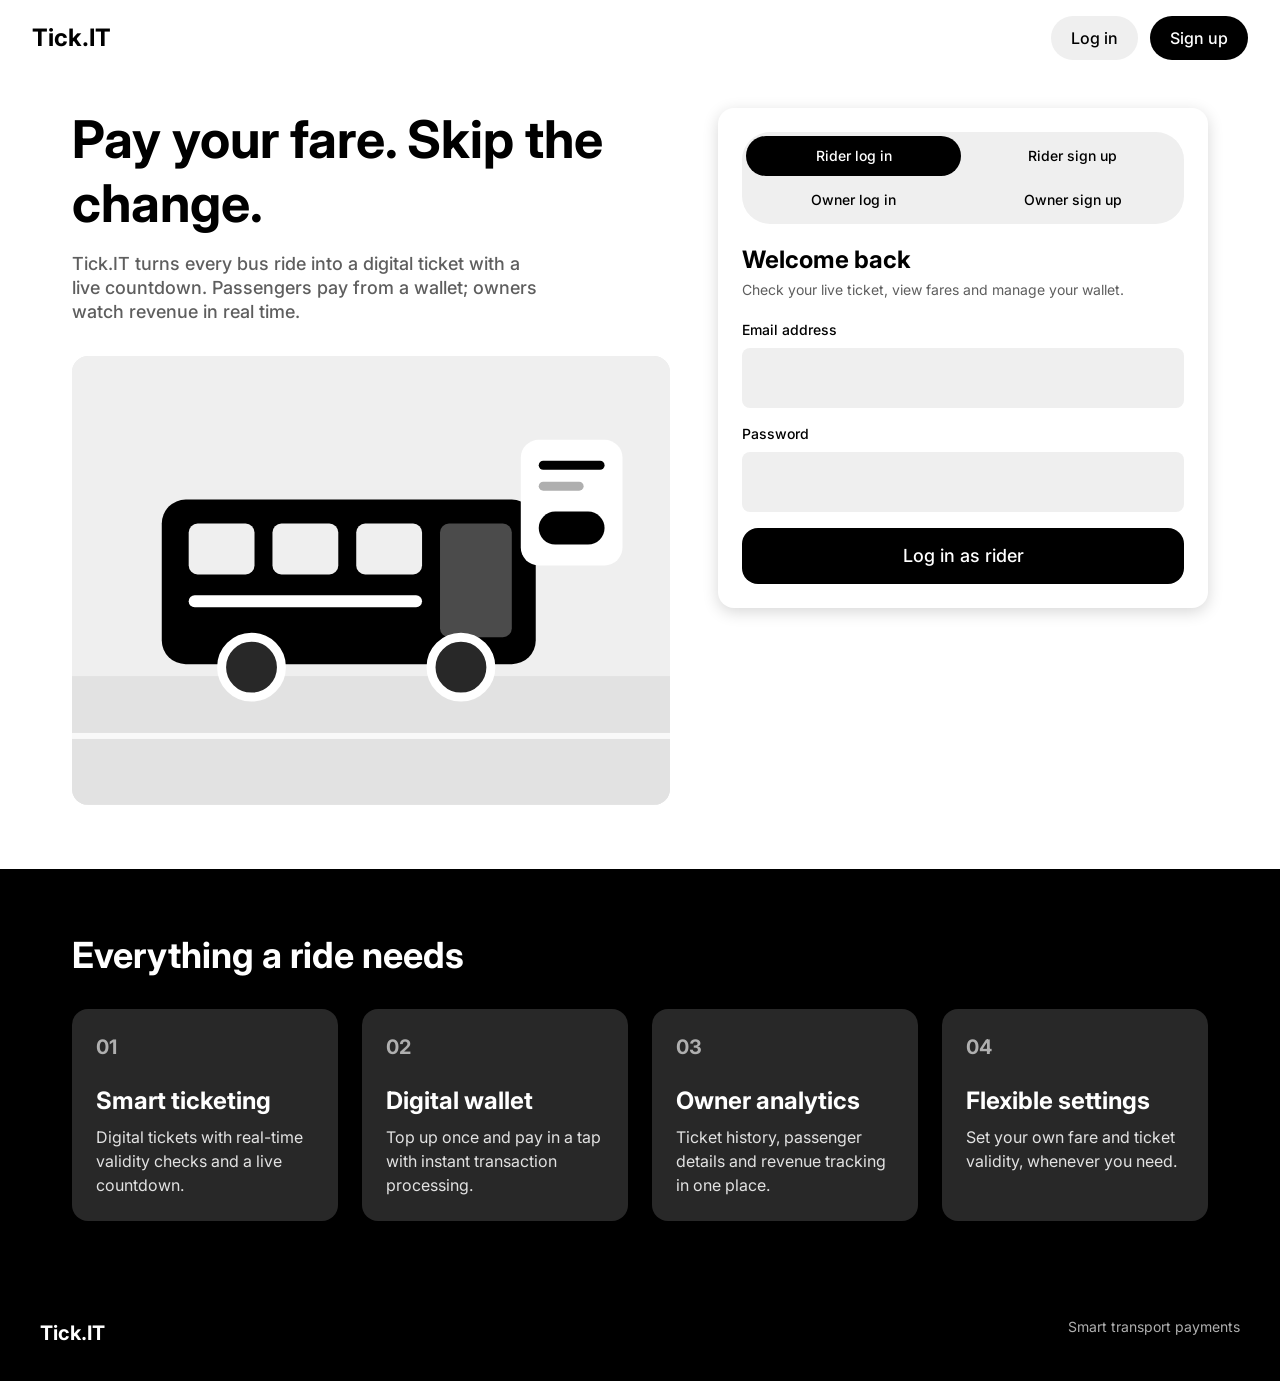
<file: public/index.html>
<!DOCTYPE html>
<html lang="en">
<head>
    <meta charset="UTF-8">
    <meta name="viewport" content="width=device-width, initial-scale=1.0">
    <title>Tick.IT - Transport Payment App</title>
    <link rel="preconnect" href="https://fonts.googleapis.com">
    <link rel="preconnect" href="https://fonts.gstatic.com" crossorigin>
    <link href="https://fonts.googleapis.com/css2?family=Inter:wght@400;500;700&display=swap" rel="stylesheet">
    <link rel="stylesheet" href="uber.css">
</head>
<body>
    <header class="nav">
        <a class="brand" href="/index.html">Tick.IT</a>
        <div class="nav-right">
            <button class="btn btn-secondary" type="button" onclick="document.getElementById('auth').scrollIntoView({behavior:'smooth'}); document.querySelector('[data-tab=user-login]').click();">Log in</button>
            <button class="btn" type="button" onclick="document.getElementById('auth').scrollIntoView({behavior:'smooth'}); document.querySelector('[data-tab=user-register]').click();">Sign up</button>
        </div>
    </header>

    <main class="hero">
        <section>
            <h1>Pay your fare. Skip the change.</h1>
            <p class="lead">Tick.IT turns every bus ride into a digital ticket with a live countdown. Passengers pay from a wallet; owners watch revenue in real time.</p>
            <div class="hero-art" aria-hidden="true">
                <svg viewBox="0 0 400 300" xmlns="http://www.w3.org/2000/svg">
                    <rect width="400" height="300" fill="#efefef"/>
                    <rect y="214" width="400" height="86" fill="#e2e2e2"/>
                    <rect y="252" width="400" height="4" fill="#fff" opacity=".8"/>
                    <rect x="60" y="96" width="250" height="110" rx="16" fill="#000"/>
                    <rect x="78" y="112" width="44" height="34" rx="6" fill="#efefef"/>
                    <rect x="134" y="112" width="44" height="34" rx="6" fill="#efefef"/>
                    <rect x="190" y="112" width="44" height="34" rx="6" fill="#efefef"/>
                    <rect x="246" y="112" width="48" height="76" rx="6" fill="#4b4b4b"/>
                    <rect x="78" y="160" width="156" height="8" rx="4" fill="#fff"/>
                    <circle cx="120" cy="208" r="20" fill="#282828" stroke="#fff" stroke-width="6"/>
                    <circle cx="260" cy="208" r="20" fill="#282828" stroke="#fff" stroke-width="6"/>
                    <rect x="300" y="56" width="68" height="84" rx="12" fill="#fff"/>
                    <rect x="312" y="70" width="44" height="6" rx="3" fill="#000"/>
                    <rect x="312" y="84" width="30" height="6" rx="3" fill="#afafaf"/>
                    <rect x="312" y="104" width="44" height="22" rx="11" fill="#000"/>
                </svg>
            </div>
        </section>

        <section class="auth-card" id="auth">
            <div class="inner">
                <div class="tabs" role="tablist">
                    <button class="tab active" data-tab="user-login" onclick="showTab('user-login', event)">Rider log in</button>
                    <button class="tab" data-tab="user-register" onclick="showTab('user-register', event)">Rider sign up</button>
                    <button class="tab" data-tab="owner-login" onclick="showTab('owner-login', event)">Owner log in</button>
                    <button class="tab" data-tab="owner-register" onclick="showTab('owner-register', event)">Owner sign up</button>
                </div>

                <!-- User Login -->
                <div id="user-login" class="form-container active">
                    <h2>Welcome back</h2>
                    <p class="sub">Check your live ticket, view fares and manage your wallet.</p>
                    <form id="userLoginForm">
                        <div class="form-group">
                            <label for="userEmail">Email address</label>
                            <input type="email" id="userEmail" name="email" required autocomplete="email">
                        </div>
                        <div class="form-group">
                            <label for="userPassword">Password</label>
                            <input type="password" id="userPassword" name="password" required autocomplete="current-password">
                        </div>
                        <button type="submit" class="btn btn-lg btn-block">Log in as rider</button>
                        <div class="error" id="userLoginError"></div>
                        <div class="success" id="userLoginSuccess"></div>
                    </form>
                    <div class="loading" id="userLoginLoading"></div>
                </div>

                <!-- User Registration -->
                <div id="user-register" class="form-container">
                    <h2>Ride with Tick.IT</h2>
                    <p class="sub">Instant payments, real-time ticket validation, every journey tracked.</p>
                    <form id="userRegisterForm">
                        <div class="form-group">
                            <label for="userRegName">Full name</label>
                            <input type="text" id="userRegName" name="fullName" required autocomplete="name">
                        </div>
                        <div class="form-group">
                            <label for="userRegEmail">Email address</label>
                            <input type="email" id="userRegEmail" name="email" required autocomplete="email">
                        </div>
                        <div class="form-group">
                            <label for="userRegPassword">Password</label>
                            <input type="password" id="userRegPassword" name="password" required minlength="6" autocomplete="new-password">
                            <small>At least 6 characters</small>
                        </div>
                        <button type="submit" class="btn btn-lg btn-block">Create rider account</button>
                        <div class="error" id="userRegisterError"></div>
                        <div class="success" id="userRegisterSuccess"></div>
                    </form>
                    <div class="loading" id="userRegisterLoading"></div>
                </div>

                <!-- Owner Login -->
                <div id="owner-login" class="form-container">
                    <h2>Owner log in</h2>
                    <p class="sub">Active and expired tickets, passenger history, fare and validity settings.</p>
                    <form id="ownerLoginForm">
                        <div class="form-group">
                            <label for="ownerEmail">Email address</label>
                            <input type="email" id="ownerEmail" name="email" required autocomplete="email">
                        </div>
                        <div class="form-group">
                            <label for="ownerPassword">Password</label>
                            <input type="password" id="ownerPassword" name="password" required autocomplete="current-password">
                        </div>
                        <button type="submit" class="btn btn-lg btn-block">Log in as owner</button>
                        <div class="error" id="ownerLoginError"></div>
                        <div class="success" id="ownerLoginSuccess"></div>
                    </form>
                    <div class="loading" id="ownerLoginLoading"></div>
                </div>

                <!-- Owner Registration -->
                <div id="owner-register" class="form-container">
                    <h2>Drive with Tick.IT</h2>
                    <p class="sub">Set your fare, choose how long tickets last, and track daily earnings.</p>
                    <form id="ownerRegisterForm">
                        <div class="form-group">
                            <label for="ownerRegName">Full name</label>
                            <input type="text" id="ownerRegName" name="fullName" required autocomplete="name">
                        </div>
                        <div class="form-group">
                            <label for="ownerRegEmail">Email address</label>
                            <input type="email" id="ownerRegEmail" name="email" required autocomplete="email">
                        </div>
                        <div class="form-row">
                            <div class="form-group">
                                <label for="vehicleId">Vehicle ID</label>
                                <input type="text" id="vehicleId" name="vehicleId" placeholder="e.g., BUS001" required>
                            </div>
                            <div class="form-group">
                                <label for="fixedFare">Fixed fare (₹)</label>
                                <input type="number" id="fixedFare" name="fixedFare" value="10" min="1" required>
                            </div>
                        </div>
                        <div class="form-group">
                            <label for="ownerRegPassword">Password</label>
                            <input type="password" id="ownerRegPassword" name="password" required minlength="6" autocomplete="new-password">
                            <small>At least 6 characters</small>
                        </div>
                        <button type="submit" class="btn btn-lg btn-block">Create owner account</button>
                        <div class="error" id="ownerRegisterError"></div>
                        <div class="success" id="ownerRegisterSuccess"></div>
                    </form>
                    <div class="loading" id="ownerRegisterLoading"></div>
                </div>
            </div>
        </section>
    </main>

    <section class="band-dark">
        <div class="inner">
            <h2>Everything a ride needs</h2>
            <div class="feature-grid">
                <div class="feature-card"><div class="num">01</div><h4>Smart ticketing</h4><p>Digital tickets with real-time validity checks and a live countdown.</p></div>
                <div class="feature-card"><div class="num">02</div><h4>Digital wallet</h4><p>Top up once and pay in a tap with instant transaction processing.</p></div>
                <div class="feature-card"><div class="num">03</div><h4>Owner analytics</h4><p>Ticket history, passenger details and revenue tracking in one place.</p></div>
                <div class="feature-card"><div class="num">04</div><h4>Flexible settings</h4><p>Set your own fare and ticket validity, whenever you need.</p></div>
            </div>
        </div>
    </section>

    <footer class="footer">
        <div class="inner"><a class="brand" href="/index.html" style="color:#fff">Tick.IT</a><span>Smart transport payments</span></div>
    </footer>

    <script>
        const API_BASE_URL = '/api';

        // Tab switching functionality
        function showTab(tabName, ev) {
            // Hide all form containers
            document.querySelectorAll('.form-container').forEach(container => {
                container.classList.remove('active');
            });
            
            // Remove active class from all tabs
            document.querySelectorAll('.tab').forEach(tab => {
                tab.classList.remove('active');
            });
            
            // Show selected form container
            document.getElementById(tabName).classList.add('active');
            
            // Mark the matching tab active
            const activeTab = document.querySelector(`.tab[data-tab="${tabName}"]`);
            if (activeTab) activeTab.classList.add('active');
            
            // Clear any previous messages
            clearMessages();
        }

        // Clear error and success messages
        function clearMessages() {
            document.querySelectorAll('.error, .success').forEach(msg => {
                msg.style.display = 'none';
                msg.textContent = '';
            });
        }

        // Show loading state
        function showLoading(formType) {
            document.getElementById(formType + 'Loading').style.display = 'block';
            document.querySelector(`#${formType}Form button`).disabled = true;
        }

        // Hide loading state
        function hideLoading(formType) {
            document.getElementById(formType + 'Loading').style.display = 'none';
            document.querySelector(`#${formType}Form button`).disabled = false;
        }

        // Show error message
        function showError(formType, message) {
            const errorElement = document.getElementById(formType + 'Error');
            errorElement.textContent = message;
            errorElement.style.display = 'block';
        }

        // Show success message
        function showSuccess(formType, message) {
            const successElement = document.getElementById(formType + 'Success');
            successElement.textContent = message;
            successElement.style.display = 'block';
        }

        // User Login Form Handler
        document.getElementById('userLoginForm').addEventListener('submit', async (e) => {
            e.preventDefault();
            clearMessages();
            showLoading('userLogin');

            const formData = new FormData(e.target);
            const userData = Object.fromEntries(formData);

            try {
                const response = await fetch(`${API_BASE_URL}/login/user`, {
                    method: 'POST',
                    headers: {
                        'Content-Type': 'application/json',
                    },
                    body: JSON.stringify(userData)
                });

                const data = await response.json();

                if (data.success) {
                    showSuccess('userLogin', 'Login successful! Redirecting...');
                    
                    // Store user data in localStorage
                    localStorage.setItem('userToken', data.token);
                    localStorage.setItem('userId', data.uid);
                    localStorage.setItem('userType', 'user');
                    
                    // Redirect to user dashboard after 1.5 seconds
                    setTimeout(() => {
                        window.location.href = 'dashboard.html';
                    }, 1500);
                } else {
                    showError('userLogin', data.error || 'Login failed');
                }
            } catch (error) {
                showError('userLogin', 'Network error. Please try again.');
                console.error('Login error:', error);
            } finally {
                hideLoading('userLogin');
            }
        });

        // User Registration Form Handler
        document.getElementById('userRegisterForm').addEventListener('submit', async (e) => {
            e.preventDefault();
            clearMessages();
            showLoading('userRegister');

            const formData = new FormData(e.target);
            const userData = Object.fromEntries(formData);

            // Basic validation
            if (userData.password.length < 6) {
                showError('userRegister', 'Password must be at least 6 characters long');
                hideLoading('userRegister');
                return;
            }

            try {
                const response = await fetch(`${API_BASE_URL}/register/user`, {
                    method: 'POST',
                    headers: {
                        'Content-Type': 'application/json',
                    },
                    body: JSON.stringify(userData)
                });

                const data = await response.json();

                if (data.success) {
                    showSuccess('userRegister', 'Registration successful! You can now login.');
                    
                    // Clear form
                    e.target.reset();
                    
                    // Switch to login tab after 2 seconds
                    setTimeout(() => {
                        showTab('user-login');
                    }, 2000);
                } else {
                    showError('userRegister', data.error || 'Registration failed');
                }
            } catch (error) {
                showError('userRegister', 'Network error. Please try again.');
                console.error('Registration error:', error);
            } finally {
                hideLoading('userRegister');
            }
        });

        // Owner Login Form Handler
        document.getElementById('ownerLoginForm').addEventListener('submit', async (e) => {
            e.preventDefault();
            clearMessages();
            showLoading('ownerLogin');

            const formData = new FormData(e.target);
            const ownerData = Object.fromEntries(formData);

            try {
                const response = await fetch(`${API_BASE_URL}/login/owner`, {
                    method: 'POST',
                    headers: {
                        'Content-Type': 'application/json',
                    },
                    body: JSON.stringify(ownerData)
                });

                const data = await response.json();

                if (data.success) {
                    showSuccess('ownerLogin', 'Login successful! Redirecting...');
                    
                    // Store owner data in localStorage
                    localStorage.setItem('ownerToken', data.token);
                    localStorage.setItem('ownerId', data.uid);
                    localStorage.setItem('userType', 'owner');
                    
                    // Redirect to owner dashboard after 1.5 seconds
                    setTimeout(() => {
                        window.location.href = 'owner_dashboard.html';
                    }, 1500);
                } else {
                    showError('ownerLogin', data.error || 'Login failed');
                }
            } catch (error) {
                showError('ownerLogin', 'Network error. Please try again.');
                console.error('Owner login error:', error);
            } finally {
                hideLoading('ownerLogin');
            }
        });

        // Owner Registration Form Handler
        document.getElementById('ownerRegisterForm').addEventListener('submit', async (e) => {
            e.preventDefault();
            clearMessages();
            showLoading('ownerRegister');

            const formData = new FormData(e.target);
            const ownerData = Object.fromEntries(formData);

            // Basic validation
            if (ownerData.password.length < 6) {
                showError('ownerRegister', 'Password must be at least 6 characters long');
                hideLoading('ownerRegister');
                return;
            }

            if (parseInt(ownerData.fixedFare) < 1) {
                showError('ownerRegister', 'Fixed fare must be at least ₹1');
                hideLoading('ownerRegister');
                return;
            }

            try {
                const response = await fetch(`${API_BASE_URL}/register/owner`, {
                    method: 'POST',
                    headers: {
                        'Content-Type': 'application/json',
                    },
                    body: JSON.stringify({
                        ...ownerData,
                        fixedFare: parseInt(ownerData.fixedFare)
                    })
                });

                const data = await response.json();

                if (data.success) {
                    showSuccess('ownerRegister', 'Registration successful! You can now login.');
                    
                    // Clear form
                    e.target.reset();
                    
                    // Switch to owner login tab after 2 seconds
                    setTimeout(() => {
                        showTab('owner-login');
                    }, 2000);
                } else {
                    showError('ownerRegister', data.error || 'Registration failed');
                }
            } catch (error) {
                showError('ownerRegister', 'Network error. Please try again.');
                console.error('Owner registration error:', error);
            } finally {
                hideLoading('ownerRegister');
            }
        });

        // Check if user is already logged in
        window.addEventListener('load', function() {
            const userToken = localStorage.getItem('userToken');
            const ownerToken = localStorage.getItem('ownerToken');
            const userType = localStorage.getItem('userType');

            if (userToken && userType === 'user') {
                window.location.href = 'dashboard.html';
            } else if (ownerToken && userType === 'owner') {
                window.location.href = 'owner_dashboard.html';
            }
        });
    </script>
</body>
</html>
</file>
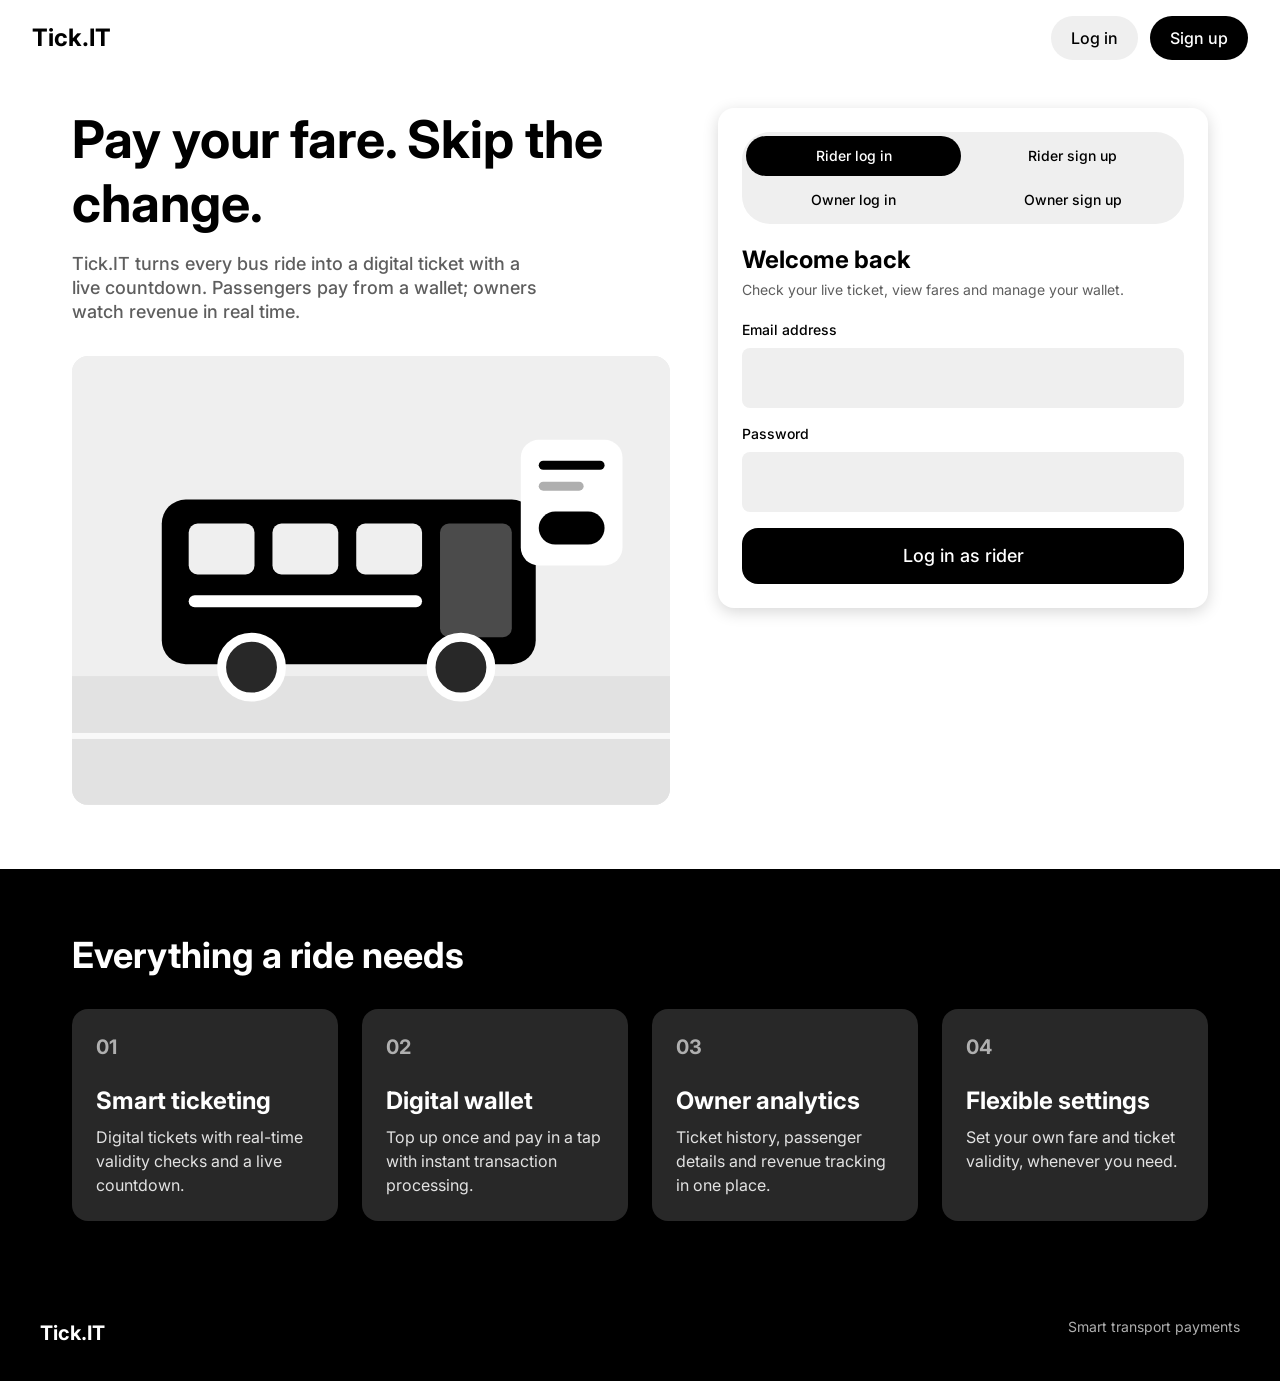
<file: public/dashboard.html>
<!DOCTYPE html>
<html lang="en">
<head>
    <meta charset="UTF-8">
    <meta name="viewport" content="width=device-width, initial-scale=1.0">
    <title>User Dashboard - Tick.IT</title>
    <link rel="preconnect" href="https://fonts.googleapis.com">
    <link rel="preconnect" href="https://fonts.gstatic.com" crossorigin>
    <link href="https://fonts.googleapis.com/css2?family=Inter:wght@400;500;700&display=swap" rel="stylesheet">
    <link rel="stylesheet" href="uber.css">
</head>
<body>
    <header class="nav">
        <a class="brand" href="/dashboard.html">Tick.IT</a>
        <div class="nav-right">
            <div class="nav-meta">
                <div class="nm-name" id="userName">Loading...</div>
                <div class="nm-sub">Rider</div>
            </div>
            <button class="logout-btn" onclick="logout()">Log out</button>
        </div>
    </header>

    <div class="container">
        <div class="page-title">
            <p class="eyebrow">Wallet balance</p>
            <h1>₹<span id="walletBalance">0</span></h1>
            <p>Your transport payment hub</p>
        </div>

        <div class="dashboard-grid">
            <!-- Current Valid Ticket Section -->
            <div class="card">
                <h3>Current ticket</h3>
                <div id="currentTicket" class="ticket-card" style="display: none;">
                    <div class="ticket-header">
                        <span class="ticket-id"></span>
                        <span class="ticket-status"></span>
                    </div>
                    <div class="ticket-details">
                        <p><strong>Vehicle ID:</strong> <span class="vehicle-id"></span></p>
                        <p><strong>Fare Paid:</strong> ₹<span class="fare-paid"></span></p>
                        <p><strong>Expires At:</strong> <span class="expires-at"></span></p>
                    </div>
                    <div class="time-remaining"></div>
                </div>
                <div id="noCurrentTicket" class="empty-state">
                    <h4>No Active Ticket</h4>
                    <p>Purchase a ticket to see it here</p>
                </div>
            </div>

            <!-- Fare Check and Payment Section -->
            <div class="card">
                <h3>Buy a ticket</h3>
                <div class="fare-input-group">
                    <input type="text" id="vehicleInput" placeholder="Enter Vehicle ID (e.g., BUS001)">
                    <button class="btn btn-secondary" onclick="checkFare()">Check fare</button>
                </div>
                
                <div id="fareDisplay" class="fare-display" style="display: none;">
                    <p class="eyebrow">Fare</p>
                    <div class="fare-amount">₹<span id="fareAmount">0</span></div>
                    <p>Validity: <span id="validityMinutes">30</span> minutes</p>
                    <button class="btn btn-lg" onclick="makePayment()">Pay now</button>
                </div>
                
                <div id="fareError" class="error-message" style="display: none;"></div>
                <div id="paymentSuccess" class="success-message" style="display: none;"></div>
            </div>

            <!-- Wallet Management Section -->
            <div class="card">
                <h3>Wallet</h3>
                <div class="balance-row">Current balance <strong>₹<span id="currentBalance">0</span></strong></div>
                
                <div class="wallet-actions">
                    <input type="number" class="fund-input" id="fundAmount" placeholder="Enter amount to add" min="1">
                    <button class="btn" onclick="addFunds()">Add funds</button>
                </div>
                
                <div id="walletMessage"></div>
            </div>
        </div>

        <!-- Ticket History Section -->
        <div class="card">
            <h3>Ticket history</h3>
            <div class="filter-buttons">
                <button class="active" onclick="filterTickets('all', event)">All tickets</button>
                <button onclick="filterTickets('valid', event)">Valid</button>
                <button onclick="filterTickets('expired', event)">Expired</button>
            </div>
            <div id="ticketHistory">
                <div class="loading">Loading tickets...</div>
            </div>
        </div>
    </div>

    <script>
        const API_BASE_URL = '/api';
        let currentUserId = localStorage.getItem('userId');
        let selectedVehicleId = '';
        let currentFare = 0;
        let allTickets = [];
        let currentTicketTimer = null;

        // Check if user is logged in
        if (!currentUserId) {
            window.location.href = 'index.html';
        }

        // Check fare for selected vehicle
        async function checkFare() {
            const vehicleId = document.getElementById('vehicleInput').value.trim();
            if (!vehicleId) {
                showError('fareError', 'Please enter a vehicle ID');
                return;
            }
            
            clearMessages();
            
            try {
                const response = await fetch(`${API_BASE_URL}/get-vehicle-fare/${vehicleId}`);
                const data = await response.json();
                
                if (data.success) {
                    selectedVehicleId = vehicleId;
                    currentFare = data.fare;
                    document.getElementById('fareAmount').textContent = data.fare;
                    document.getElementById('validityMinutes').textContent = data.validityMinutes;
                    document.getElementById('fareDisplay').style.display = 'block';
                } else {
                    showError('fareError', data.error || 'Vehicle not found');
                }
            } catch (error) {
                console.error('Error fetching fare:', error);
                showError('fareError', 'Failed to fetch fare information');
            }
        }

        // Make payment
        async function makePayment() {
            if (!selectedVehicleId || !currentFare) {
                showError('fareError', 'Please check fare first');
                return;
            }
            
            // Check if user has sufficient balance
            const currentBalance = parseInt(document.getElementById('walletBalance').textContent);
            if (currentBalance < currentFare) {
                showError('fareError', 'Insufficient balance. Please add funds to your wallet.');
                return;
            }
            
            clearMessages();
            
            try {
                const response = await fetch(`${API_BASE_URL}/pay`, {
                    method: 'POST',
                    headers: { 'Content-Type': 'application/json' },
                    body: JSON.stringify({
                        userId: currentUserId,
                        vehicleId: selectedVehicleId
                    })
                });
                
                const data = await response.json();
                
                if (data.success) {
                    showSuccess('paymentSuccess', `Payment successful! Ticket ID: ${data.ticketId.substring(0, 8)}`);
                    document.getElementById('fareDisplay').style.display = 'none';
                    document.getElementById('vehicleInput').value = '';
                    selectedVehicleId = '';
                    currentFare = 0;
                    
                    // Refresh data
                    loadUserData();
                    loadCurrentTicket();
                    loadTicketHistory();
                } else {
                    showError('fareError', data.error || 'Payment failed');
                }
            } catch (error) {
                console.error('Error making payment:', error);
                showError('fareError', 'Payment failed. Please try again.');
            }
        }

        // Load current valid ticket
        async function loadCurrentTicket() {
            try {
                const response = await fetch(`${API_BASE_URL}/get-user-tickets/${currentUserId}`);
                const tickets = await response.json();
                
                const validTicket = tickets.find(ticket => ticket.isValid);
                
                if (validTicket) {
                    displayCurrentTicket(validTicket);
                    startTicketTimer(validTicket);
                    document.getElementById('currentTicket').style.display = 'block';
                    document.getElementById('noCurrentTicket').style.display = 'none';
                } else {
                    document.getElementById('currentTicket').style.display = 'none';
                    document.getElementById('noCurrentTicket').style.display = 'block';
                }
            } catch (error) {
                console.error('Error loading current ticket:', error);
                document.getElementById('noCurrentTicket').innerHTML = '<h4>Error</h4><p>Failed to load ticket information</p>';
            }
        }

        // Display current ticket
        function displayCurrentTicket(ticket) {
            const ticketElement = document.getElementById('currentTicket');
            ticketElement.querySelector('.ticket-id').textContent = `#${ticket.ticketId.substring(0, 8).toUpperCase()}`;
            
            const statusElement = ticketElement.querySelector('.ticket-status');
            statusElement.textContent = ticket.isValid ? 'VALID' : 'EXPIRED';
            statusElement.className = `ticket-status ${ticket.isValid ? 'valid' : 'expired'}`;
            
            ticketElement.querySelector('.vehicle-id').textContent = ticket.vehicleId;
            ticketElement.querySelector('.fare-paid').textContent = ticket.farePaid;
            
            if (ticket.expiresAt) {
                ticketElement.querySelector('.expires-at').textContent = new Date(ticket.expiresAt).toLocaleString();
            }
            
            ticketElement.className = `ticket-card ${ticket.isValid ? 'valid' : 'expired'}`;
        }

        // Start countdown timer for current ticket
        function startTicketTimer(ticket) {
            if (currentTicketTimer) {
                clearInterval(currentTicketTimer);
            }
            
            const timerElement = document.querySelector('.time-remaining');
            
            const updateTimer = () => {
                if (!ticket.expiresAt) {
                    timerElement.textContent = 'No expiry time';
                    return;
                }
                
                const now = new Date().getTime();
                const expiry = new Date(ticket.expiresAt).getTime();
                const timeLeft = expiry - now;
                
                if (timeLeft > 0) {
                    const hours = Math.floor(timeLeft / (1000 * 60 * 60));
                    const minutes = Math.floor((timeLeft % (1000 * 60 * 60)) / (1000 * 60));
                    const seconds = Math.floor((timeLeft % (1000 * 60)) / 1000);
                    
                    if (hours > 0) {
                        timerElement.textContent = `${hours}h ${minutes}m ${seconds}s remaining`;
                    } else {
                        timerElement.textContent = `${minutes}m ${seconds}s remaining`;
                    }
                    timerElement.className = 'time-remaining';
                } else {
                    timerElement.textContent = 'Expired';
                    timerElement.className = 'time-remaining expired';
                    clearInterval(currentTicketTimer);
                    loadCurrentTicket(); // Refresh to update status
                }
            };
            
            updateTimer();
            currentTicketTimer = setInterval(updateTimer, 1000);
        }

        // Load and display ticket history
        async function loadTicketHistory() {
            try {
                const response = await fetch(`${API_BASE_URL}/get-user-tickets/${currentUserId}`);
                allTickets = await response.json();
                
                displayTicketHistory(allTickets);
            } catch (error) {
                console.error('Error loading ticket history:', error);
                document.getElementById('ticketHistory').innerHTML = '<div class="error-message">Failed to load ticket history</div>';
            }
        }

        // Display ticket history
        function displayTicketHistory(tickets) {
            const historyElement = document.getElementById('ticketHistory');
            
            if (tickets.length === 0) {
                historyElement.innerHTML = '<div class="empty-state"><h4>No Tickets Found</h4><p>Your ticket history will appear here</p></div>';
                return;
            }
            
            historyElement.innerHTML = tickets.map(ticket => {
                const date = ticket.timestamp && ticket.timestamp.seconds 
                    ? new Date(ticket.timestamp.seconds * 1000).toLocaleString()
                    : 'Unknown date';
                
                const expiryDate = ticket.expiresAt 
                    ? new Date(ticket.expiresAt).toLocaleString()
                    : 'No expiry';
                
                return `
                    <div class="history-item ${ticket.isValid ? 'valid' : 'expired'}">
                        <div class="history-header">
                            <span class="ticket-id">#${ticket.ticketId.substring(0, 8).toUpperCase()}</span>
                            <span class="status ${ticket.isValid ? 'valid' : 'expired'}">${ticket.isValid ? 'VALID' : 'EXPIRED'}</span>
                        </div>
                        <div class="history-details">
                            <p><strong>Vehicle:</strong> ${ticket.vehicleId} | <strong>Fare:</strong> ₹${ticket.farePaid}</p>
                            <p><strong>Purchased:</strong> ${date}</p>
                            <p><strong>Expires:</strong> ${expiryDate}</p>
                        </div>
                    </div>
                `;
            }).join('');
        }

        // Filter tickets
        function filterTickets(filter, event) {
            // Update active button
            document.querySelectorAll('.filter-buttons button').forEach(btn => btn.classList.remove('active'));
            event.target.classList.add('active');
            
            let filteredTickets = allTickets;
            
            if (filter === 'valid') {
                filteredTickets = allTickets.filter(ticket => ticket.isValid);
            } else if (filter === 'expired') {
                filteredTickets = allTickets.filter(ticket => !ticket.isValid);
            }
            
            displayTicketHistory(filteredTickets);
        }

        // Add funds to wallet
        async function addFunds() {
            const amount = parseInt(document.getElementById('fundAmount').value);
            
            if (!amount || amount < 1) {
                showWalletMessage('Please enter a valid amount', 'error');
                return;
            }
            
            try {
                const response = await fetch(`${API_BASE_URL}/add-funds`, {
                    method: 'POST',
                    headers: { 'Content-Type': 'application/json' },
                    body: JSON.stringify({
                        userId: currentUserId,
                        amount: amount
                    })
                });
                
                const data = await response.json();
                
                if (data.success) {
                    showWalletMessage(`₹${amount} added successfully!`, 'success');
                    document.getElementById('fundAmount').value = '';
                    loadUserData(); // Refresh wallet balance
                } else {
                    showWalletMessage(data.error || 'Failed to add funds', 'error');
                }
            } catch (error) {
                console.error('Error adding funds:', error);
                showWalletMessage('Failed to add funds. Please try again.', 'error');
            }
        }

        // Load user data
        async function loadUserData() {
            try {
                const response = await fetch(`${API_BASE_URL}/get-user-details/${currentUserId}`);
                const userData = await response.json();
                
                if (userData.error) {
                    throw new Error(userData.error);
                }
                
                document.getElementById('userName').textContent = userData.fullName || 'User';
                document.getElementById('walletBalance').textContent = userData.walletBalance || 0;
                document.getElementById('currentBalance').textContent = userData.walletBalance || 0;
            } catch (error) {
                console.error('Error loading user data:', error);
                document.getElementById('userName').textContent = 'Error loading user';
            }
        }

        // Utility functions
        function clearMessages() {
            document.getElementById('fareError').style.display = 'none';
            document.getElementById('paymentSuccess').style.display = 'none';
        }

        function showError(elementId, message) {
            const element = document.getElementById(elementId);
            element.textContent = message;
            element.style.display = 'block';
            setTimeout(() => {
                element.style.display = 'none';
            }, 5000);
        }

        function showSuccess(elementId, message) {
            const element = document.getElementById(elementId);
            element.textContent = message;
            element.style.display = 'block';
            setTimeout(() => {
                element.style.display = 'none';
            }, 5000);
        }

        function showWalletMessage(message, type) {
            const messageElement = document.getElementById('walletMessage');
            messageElement.textContent = message;
            messageElement.className = type === 'error' ? 'error-message' : 'success-message';
            messageElement.style.display = 'block';
            setTimeout(() => {
                messageElement.style.display = 'none';
            }, 5000);
        }

        // Logout function
        function logout() {
            if (confirm('Are you sure you want to logout?')) {
                localStorage.removeItem('userId');
                localStorage.removeItem('userToken');
                localStorage.removeItem('userType');
                window.location.href = 'index.html';
            }
        }

        // Initialize dashboard
        document.addEventListener('DOMContentLoaded', function() {
            loadUserData();
            loadCurrentTicket();
            loadTicketHistory();
            
            // Auto-refresh current ticket every 30 seconds
            setInterval(loadCurrentTicket, 30000);
        });

        // Cleanup timer when page is closed
        window.addEventListener('beforeunload', function() {
            if (currentTicketTimer) {
                clearInterval(currentTicketTimer);
            }
        });
    </script>
</body>

</html>
</file>
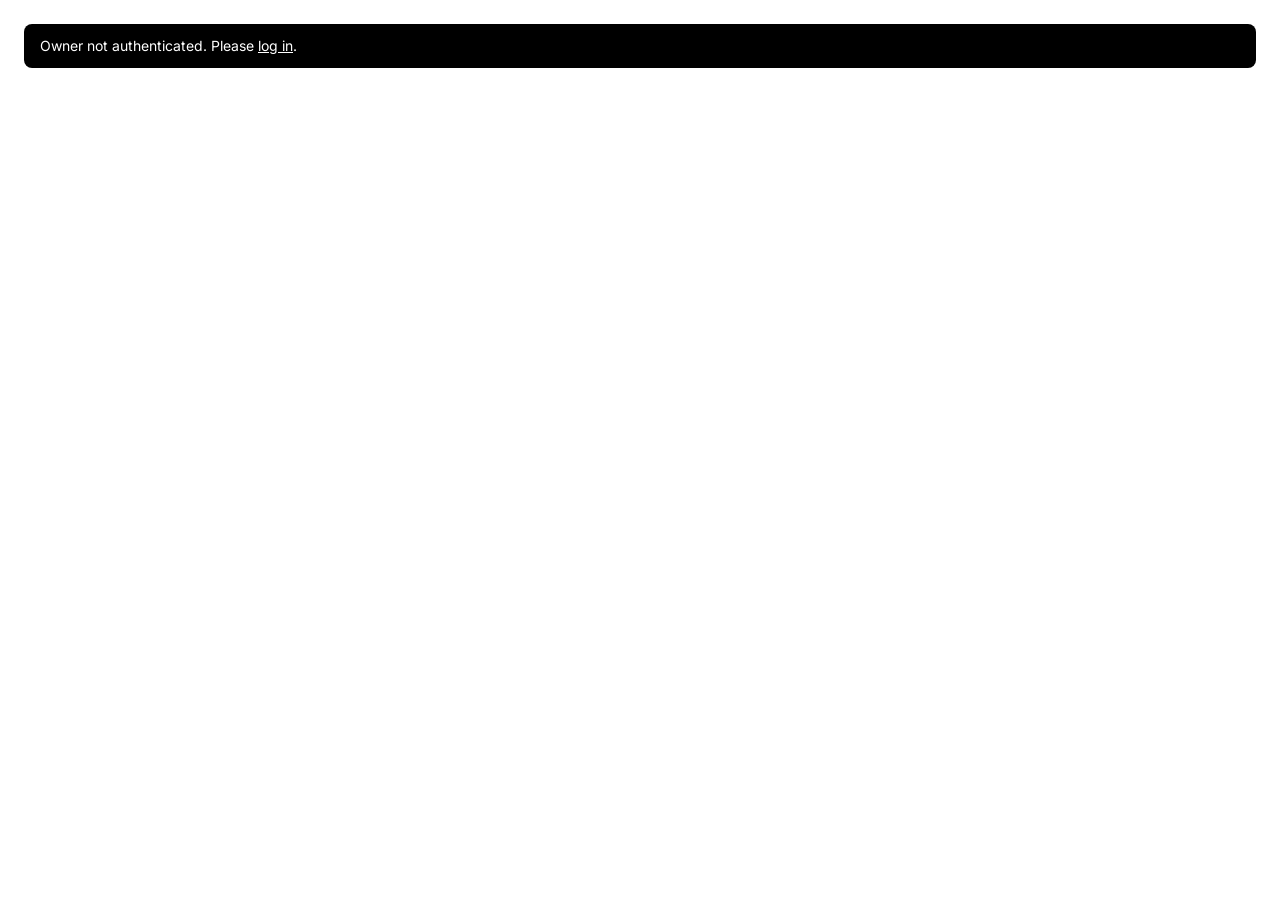
<file: public/owner_dashboard.html>
<!DOCTYPE html>
<html lang="en">
<head>
    <meta charset="UTF-8">
    <meta name="viewport" content="width=device-width, initial-scale=1.0">
    <title>Owner Dashboard - Cholo Pay</title>
    <link rel="preconnect" href="https://fonts.googleapis.com">
    <link rel="preconnect" href="https://fonts.gstatic.com" crossorigin>
    <link href="https://fonts.googleapis.com/css2?family=Inter:wght@400;500;700&display=swap" rel="stylesheet">
    <link rel="stylesheet" href="uber.css">
</head>
<body>
    <div id="notification-container"></div>
    <header class="nav dark">
        <a class="brand" href="/owner_dashboard.html">Tick.IT <span style="font-weight:500;opacity:.6">Owner</span></a>
        <div class="nav-right">
            <div class="nav-meta">
                <div class="nm-name" id="ownerName">Loading...</div>
                <div class="nm-sub" id="vehicleId" style="color:#afafaf">Vehicle: Loading...</div>
            </div>
            <button class="logout-btn" onclick="logout()">Log out</button>
        </div>
    </header>

    <div class="container">
        <div class="page-title">
            <p class="eyebrow">Total earnings</p>
            <h1>₹<span id="totalEarnings">0</span></h1>
            <p>Manage your transport business</p>
        </div>

        <!-- Analytics Overview -->
        <div class="analytics-grid">
            <div class="analytics-card">
                <div class="analytics-value revenue" id="todayRevenue">₹0</div>
                <div class="analytics-label">Today's Revenue</div>
            </div>
            <div class="analytics-card">
                <div class="analytics-value tickets" id="activeTicketsCount">0</div>
                <div class="analytics-label">Active Tickets</div>
            </div>
            <div class="analytics-card">
                <div class="analytics-value passengers" id="totalPassengers">0</div>
                <div class="analytics-label">Total Passengers</div>
            </div>
        </div>

        <div class="dashboard-grid">
            <!-- Settings Section -->
            <div class="card">
                <h3>Business settings</h3>
                <div class="settings-form">
                    <div class="form-group">
                        <label for="fareInput">Fixed fare (₹)</label>
                        <input type="number" id="fareInput" value="10" min="1" max="1000">
                        <small>
                            Current fare amount charged per ticket
                        </small>
                    </div>
                    <div class="form-group">
                        <label for="validityInput">Ticket validity (minutes)</label>
                        <input type="number" id="validityInput" value="30" min="5" max="120">
                        <small>
                            How long tickets remain valid (5-120 minutes)
                        </small>
                    </div>
                    <div class="btn-row">
                        <button class="btn" onclick="updateSettings()">Update settings</button>
                        <button class="btn btn-sync" onclick="syncRevenue()">Sync revenue</button>
                        <button class="btn btn-secondary" onclick="toggleDebug()">Debug</button>
                    </div>
                </div>
                <div id="settingsMessage"></div>
                
                <!-- Debug Panel -->
                <div id="debugPanel" class="debug-panel">
                    <h5>Revenue Debug Information:</h5>
                    <div id="debugContent"></div>
                </div>
            </div>

            <!-- Quick Stats -->
            <div class="card">
                <h3>Quick statistics</h3>
                <div class="stats-grid">
                    <div class="stat-item">
                        <div class="stat-value" id="totalTickets">0</div>
                        <div class="stat-label">Total Tickets</div>
                    </div>
                    <div class="stat-item">
                        <div class="stat-value" id="expiredTickets">0</div>
                        <div class="stat-label">Expired Tickets</div>
                    </div>
                </div>
                <div class="metric-box">
                    <p><strong>Average Daily Revenue:</strong> ₹<span id="avgDailyRevenue">0</span></p>
                    <p><strong>Revenue per Passenger:</strong> ₹<span id="revenuePerPassenger">0</span></p>
                </div>
            </div>
        </div>

        <!-- Passenger Tickets Section -->
        <div class="card">
            <h3>Passengers</h3>
            <div class="ticket-tabs">
                <button class="tab-button active" onclick="showTickets('active', event)">
                    Active Tickets
                </button>
                <button class="tab-button" onclick="showTickets('expired', event)">
                    Expired Tickets
                </button>
                <button class="tab-button" onclick="showTickets('all', event)">
                    All Tickets
                </button>
            </div>
            
            <div id="ticketsDisplay">
                <div class="loading">Loading passenger data...</div>
            </div>
        </div>
    </div>

    <script>
        const API_BASE_URL = '/api';
        let currentOwnerId = localStorage.getItem('ownerId');
        let currentTickets = [];
        let debugMode = false;
        let lastKnownTicketCount = 0;

        // Check if owner is logged in
        if (!currentOwnerId) {
            console.error("Owner ID not found. Please log in.");
            document.body.innerHTML = `<div class="error-message" style="margin: 24px;">Owner not authenticated. Please <a href="/index.html">log in</a>.</div>`;
        }

        /**
         * [IMPROVED] Parses various date string formats reliably.
         * Handles ISO 8601, Firestore Timestamps, and custom formats.
         * @param {string | object} dateInput The date string or object from the backend.
         * @returns {Date|null} A valid Date object or null if parsing fails.
         */
        function parseDate(dateInput) {
            if (!dateInput) return null;

            // Handle Firestore Timestamp object
            if (typeof dateInput === 'object' && dateInput.seconds) {
                return new Date(dateInput.seconds * 1000);
            }
            
            if (typeof dateInput !== 'string') return null;

            // Standard ISO 8601 format (e.g., "2025-08-08T14:52:53.123Z") - Most reliable
            let d = new Date(dateInput);
            if (!isNaN(d)) return d;

            // Custom format (e.g., "8/5/2025, 2:52:53 AM")
            const parts = dateInput.match(/(\d{1,2})\/(\d{1,2})\/(\d{4}), (\d{1,2}):(\d{2}):(\d{2}) (AM|PM)/);
            if (parts) {
                const [, month, day, year, hour, minute, second, ampm] = parts.map((p, i) => (i > 0 && i < 7) ? parseInt(p, 10) : p);
                
                let hour24 = hour;
                if (ampm.toUpperCase() === 'PM' && hour !== 12) {
                    hour24 += 12;
                } else if (ampm.toUpperCase() === 'AM' && hour === 12) { // Midnight case
                    hour24 = 0;
                }
                return new Date(year, month - 1, day, hour24, minute, second);
            }
            
            console.warn(`Could not parse date:`, dateInput);
            return null;
        }

        /**
         * Determines if a ticket is currently active.
         * @param {object} ticket The ticket object from the API.
         * @returns {boolean} True if the ticket is active, false otherwise.
         */
        function isTicketActive(ticket) {
            if (!ticket || !ticket.expiresAt) return false;
            const expiryDate = parseDate(ticket.expiresAt);
            return expiryDate && new Date() < expiryDate;
        }
        
        async function loadAnalytics() {
            if (!currentOwnerId) return;
            try {
                console.log('🔄 Loading analytics...');
                const response = await fetch(`${API_BASE_URL}/get-owner-tickets/${currentOwnerId}`);
                if (!response.ok) {
                    throw new Error(`API request failed with status ${response.status}`);
                }
                const allTickets = await response.json();

                if (!Array.isArray(allTickets)) {
                    throw new Error("Invalid data format received from server.");
                }

                console.log(`📊 Processing ${allTickets.length} tickets for analytics`);

                const totalRevenue = allTickets.reduce((sum, ticket) => sum + (parseFloat(ticket.farePaid) || 0), 0);
                
                const now = new Date();
                const todayStart = new Date(now.getFullYear(), now.getMonth(), now.getDate(), 0, 0, 0);
                const todayEnd = new Date(now.getFullYear(), now.getMonth(), now.getDate(), 23, 59, 59);

                const todayTickets = allTickets.filter(ticket => {
                    const ticketDate = parseDate(ticket.timestamp);
                    return ticketDate && ticketDate >= todayStart && ticketDate <= todayEnd;
                });

                const todayRevenue = todayTickets.reduce((sum, ticket) => sum + (parseFloat(ticket.farePaid) || 0), 0);
                const validatedTodayRevenue = Math.min(todayRevenue, totalRevenue);

                const activeTickets = allTickets.filter(isTicketActive);
                const expiredTicketsCount = allTickets.length - activeTickets.length;
                const uniquePassengers = new Set(allTickets.map(t => t.userId)).size;

                document.getElementById('todayRevenue').textContent = `₹${validatedTodayRevenue.toFixed(2)}`;
                document.getElementById('activeTicketsCount').textContent = activeTickets.length;
                document.getElementById('totalPassengers').textContent = uniquePassengers;
                document.getElementById('totalTickets').textContent = allTickets.length;
                document.getElementById('expiredTickets').textContent = expiredTicketsCount;
                document.getElementById('totalEarnings').textContent = totalRevenue.toFixed(2);
                
                const revenuePerPassenger = uniquePassengers > 0 ? (totalRevenue / uniquePassengers).toFixed(2) : '0.00';
                document.getElementById('avgDailyRevenue').textContent = validatedTodayRevenue.toFixed(2);
                document.getElementById('revenuePerPassenger').textContent = revenuePerPassenger;

                console.log('✅ Analytics loaded successfully');

            } catch (error) {
                console.error('❌ Error loading analytics:', error);
                resetAnalyticsToZero();
                showSettingsMessage('Failed to load analytics data. ' + error.message, 'error');
            }
        }

        function resetAnalyticsToZero() {
            document.getElementById('todayRevenue').textContent = '₹0';
            document.getElementById('activeTicketsCount').textContent = '0';
            document.getElementById('totalPassengers').textContent = '0';
            document.getElementById('totalTickets').textContent = '0';
            document.getElementById('expiredTickets').textContent = '0';
            document.getElementById('totalEarnings').textContent = '0';
            document.getElementById('avgDailyRevenue').textContent = '0';
            document.getElementById('revenuePerPassenger').textContent = '0';
        }

        function updateDebugPanel(debugInfo, allTickets, todayTickets) {
            if (!debugMode) return;
            const debugContent = document.getElementById('debugContent');
            debugContent.innerHTML = `<pre>${JSON.stringify(debugInfo, null, 2)}</pre><hr><h6>Sample Tickets:</h6><pre>All Tickets Sample: ${JSON.stringify(allTickets.slice(0, 2), null, 2)}</pre><pre>Today's Tickets: ${JSON.stringify(todayTickets.slice(0, 2), null, 2)}</pre>`;
        }

        function toggleDebug() {
            debugMode = !debugMode;
            document.getElementById('debugPanel').classList.toggle('show', debugMode);
            if (debugMode) {
                loadAnalytics();
            }
        }

        async function syncRevenue() {
            if (!currentOwnerId) return;
            try {
                showSettingsMessage('Syncing revenue data...', 'info');
                const response = await fetch(`${API_BASE_URL}/sync-owner-earnings/${currentOwnerId}`, {
                    method: 'POST',
                    headers: { 'Content-Type': 'application/json' }
                });
                const data = await response.json();
                if (data.success) {
                    showSettingsMessage(`Revenue synced! Total: ₹${data.totalRevenue} from ${data.ticketCount} tickets`, 'success');
                    setTimeout(() => {
                        loadAnalytics();
                        loadOwnerData();
                    }, 1000);
                } else {
                    throw new Error(data.error || 'Unknown error during sync.');
                }
            } catch (error) {
                console.error('Error syncing revenue:', error);
                showSettingsMessage('Failed to sync revenue: ' + error.message, 'error');
            }
        }

        async function updateSettings() {
            if (!currentOwnerId) return;
            const fare = parseInt(document.getElementById('fareInput').value);
            const validity = parseInt(document.getElementById('validityInput').value);

            if (isNaN(fare) || fare < 1 || fare > 1000) {
                return showSettingsMessage('Fare must be between ₹1 and ₹1000', 'error');
            }
            if (isNaN(validity) || validity < 5 || validity > 120) {
                return showSettingsMessage('Validity must be between 5 and 120 minutes', 'error');
            }

            try {
                const response = await fetch(`${API_BASE_URL}/update-owner-settings`, {
                    method: 'POST',
                    headers: { 'Content-Type': 'application/json' },
                    body: JSON.stringify({
                        ownerId: currentOwnerId,
                        fixedFare: fare,
                        ticketValidityMinutes: validity
                    })
                });
                const data = await response.json();
                if (data.success) {
                    showSettingsMessage('Settings updated successfully!', 'success');
                    setTimeout(loadAnalytics, 1000);
                } else {
                    throw new Error(data.error || 'Failed to update settings');
                }
            } catch (error) {
                console.error('Error updating settings:', error);
                showSettingsMessage('Failed to update settings: ' + error.message, 'error');
            }
        }

        async function showTickets(status, event) {
            if (event) {
                document.querySelectorAll('.tab-button').forEach(btn => btn.classList.remove('active'));
                event.target.classList.add('active');
            }
            const displayElement = document.getElementById('ticketsDisplay');
            displayElement.innerHTML = '<div class="loading">Loading tickets...</div>';

            try {
                const response = await fetch(`${API_BASE_URL}/get-owner-tickets/${currentOwnerId}`);
                if (!response.ok) {
                    throw new Error(`API request failed: ${response.statusText}`);
                }
                const allTickets = await response.json();
                if (!Array.isArray(allTickets)) {
                    throw new Error("Invalid ticket data from server.");
                }
                
                let ticketsToShow;
                if (status === 'active') {
                    ticketsToShow = allTickets.filter(isTicketActive);
                } else if (status === 'expired') {
                    ticketsToShow = allTickets.filter(ticket => !isTicketActive(ticket));
                } else {
                    ticketsToShow = allTickets;
                }

                currentTickets = ticketsToShow;
                displayTickets(ticketsToShow, status);

            } catch (error) {
                console.error('Error loading tickets:', error);
                displayElement.innerHTML = `<div class="error-message">Failed to load tickets: ${error.message}</div>`;
            }
        }

        function displayTickets(tickets, status) {
            const displayElement = document.getElementById('ticketsDisplay');
            if (!tickets || tickets.length === 0) {
                displayElement.innerHTML = `<div class="empty-state"><h4>No ${status} tickets found</h4><p>Tickets will appear here once passengers start using your vehicle</p></div>`;
                return;
            }

            const totalRevenue = tickets.reduce((sum, ticket) => sum + (parseFloat(ticket.farePaid) || 0), 0);
            const uniquePassengers = new Set(tickets.map(t => t.userId)).size;

            displayElement.innerHTML = `
                <div class="tickets-stats">
                    <h4>${status.charAt(0).toUpperCase() + status.slice(1)} tickets overview</h4>
                    <div class="stats-grid">
                        <div class="stat-item"><div class="stat-value">${tickets.length}</div><div class="stat-label">Total Tickets</div></div>
                        <div class="stat-item"><div class="stat-value">₹${totalRevenue.toFixed(2)}</div><div class="stat-label">Total Revenue</div></div>
                        <div class="stat-item"><div class="stat-value">${uniquePassengers}</div><div class="stat-label">Unique Passengers</div></div>
                        <div class="stat-item"><div class="stat-value">₹${uniquePassengers > 0 ? (totalRevenue / uniquePassengers).toFixed(2) : '0.00'}</div><div class="stat-label">Avg per Passenger</div></div>
                    </div>
                </div>
                <div class="tickets-list">${tickets.map(createTicketHTML).join('')}</div>`;
        }

        function createTicketHTML(ticket) {
            const purchaseDate = parseDate(ticket.timestamp)?.toLocaleString() || 'Unknown date';
            const expiryDate = parseDate(ticket.expiresAt)?.toLocaleString() || 'No expiry set';
            const isActive = isTicketActive(ticket);

            return `
                <div class="ticket-item ${isActive ? 'active-ticket' : 'expired-ticket'}">
                    <div class="ticket-info">
                        <div class="passenger-info">
                            <strong>${ticket.userName || 'Unknown Passenger'}</strong>
                            <small>${ticket.userEmail || 'No email provided'}</small>
                        </div>
                        <div class="ticket-details">
                            <p><strong>Ticket ID:</strong> <span class="mono">#${ticket.ticketId ? ticket.ticketId.substring(0, 8).toUpperCase() : 'N/A'}</span></p>
                            <p><strong>Fare paid:</strong> <span style="font-weight:700">₹${parseFloat(ticket.farePaid || 0).toFixed(2)}</span></p>
                            <p><strong>Purchased:</strong> ${purchaseDate}</p>
                            <p><strong>Expires:</strong> ${expiryDate}</p>
                            <p><strong>Status:</strong> <span class="status ${isActive ? 'active' : 'expired'}">${isActive ? 'ACTIVE' : 'EXPIRED'}</span></p>
                        </div>
                    </div>
                </div>`;
        }

        async function loadOwnerData() {
            if (!currentOwnerId) return;
            try {
                const response = await fetch(`${API_BASE_URL}/get-owner-details/${currentOwnerId}`);
                const ownerData = await response.json();
                if (ownerData.error) {
                    throw new Error(ownerData.error);
                }
                document.getElementById('ownerName').textContent = ownerData.fullName || 'Owner';
                document.getElementById('vehicleId').textContent = `Vehicle: ${ownerData.vehicleId || 'N/A'}`;
                if (ownerData.fixedFare) {
                    document.getElementById('fareInput').value = ownerData.fixedFare;
                }
                if (ownerData.ticketValidityMinutes) {
                    document.getElementById('validityInput').value = ownerData.ticketValidityMinutes;
                }
            } catch (error) {
                console.error('Error loading owner data:', error);
                document.getElementById('ownerName').textContent = 'Error loading data';
            }
        }

        function showSettingsMessage(message, type) {
            const messageElement = document.getElementById('settingsMessage');
            const className = type === 'error' ? 'error-message' : type === 'info' ? 'warning-message' : 'success-message';
            messageElement.innerHTML = `<div class="${className}">${message}</div>`;
            setTimeout(() => { messageElement.innerHTML = ''; }, 5000);
        }

        function logout() {
            console.log('Logging out...');
            localStorage.removeItem('ownerId');
            localStorage.removeItem('ownerToken');
            localStorage.removeItem('userType');
            window.location.href = '/index.html';
        }

        // --- PUSH NOTIFICATION FUNCTIONS ---

        function requestNotificationPermission() {
            if (!("Notification" in window)) {
                console.log("This browser does not support desktop notification");
            } else if (Notification.permission === "granted") {
                console.log("Notification permission already granted.");
            } else if (Notification.permission !== "denied") {
                Notification.requestPermission().then(permission => {
                    if (permission === "granted") {
                        console.log("Notification permission granted.");
                        showNotification("Notifications Enabled!", "You will now receive updates for new tickets.");
                    }
                });
            }
        }

        function showNotification(title, body) {
            if (Notification.permission === "granted") {
                const notification = new Notification(title, {
                    body: body,
                    icon: '/favicon.ico' // Optional: Add an icon
                });
                playNotificationSound();
            }
        }
        
        function playNotificationSound() {
            const audio = new Audio('/preview.mp3');
            audio.play();
        }

        async function checkForNewTickets() {
            if (!currentOwnerId) return;

            try {
                const response = await fetch(`${API_BASE_URL}/get-owner-tickets/${currentOwnerId}`);
                const tickets = await response.json();
                
                if (Array.isArray(tickets)) {
                    if (lastKnownTicketCount > 0 && tickets.length > lastKnownTicketCount) {
                        const newTicket = tickets[0]; // Assuming newest is first
                        showNotification("New ticket purchased", `Passenger: ${newTicket.userName}\nFare: ₹${newTicket.farePaid}`);
                    }
                    lastKnownTicketCount = tickets.length;
                }
            } catch (error) {
                console.error("Error checking for new tickets:", error);
            }
        }

        document.addEventListener('DOMContentLoaded', async () => {
            if (currentOwnerId) {
                console.log('🚀 Initializing owner dashboard...');
                requestNotificationPermission(); // Request permission on load
                try {
                    await loadOwnerData();
                    await loadAnalytics();
                    await showTickets('active');
                    
                    const activeButton = document.querySelector('.tab-button[onclick*="active"]');
                    if (activeButton) activeButton.classList.add('active');

                    setInterval(() => {
                        console.log('Auto-refreshing data...');
                        loadAnalytics();
                        checkForNewTickets(); // Check for new tickets
                        const activeTab = document.querySelector('.tab-button.active');
                        if (activeTab) {
                            const status = activeTab.getAttribute('onclick').match(/'(.*?)'/)[1];
                            showTickets(status);
                        }
                    }, 30000); // Check every 30 seconds
                } catch (error) {
                    console.error("Dashboard initialization failed:", error);
                    document.getElementById('ticketsDisplay').innerHTML = `<div class="error-message">Dashboard failed to load: ${error.message}</div>`;
                }
            }
        });

        document.addEventListener('keydown', function(e) {
            if (e.ctrlKey || e.metaKey) {
                switch (e.key) {
                    case '1':
                        e.preventDefault();
                        document.querySelector('.tab-button[onclick*="\'active\'"]').click();
                        break;
                    case '2':
                        e.preventDefault();
                        document.querySelector('.tab-button[onclick*="\'expired\'"]').click();
                        break;
                    case '3':
                        e.preventDefault();
                        document.querySelector('.tab-button[onclick*="\'all\'"]').click();
                        break;
                }
            }
        });
    </script>
</body>
</html>
</file>
<file: public/uber.css>
/* Tick.IT — design system (Uber-inspired: black & white duet, pill interactives, 16px cards) */
:root {
  --primary: #000;
  --on-primary: #fff;
  --ink: #000;
  --body: #5e5e5e;
  --mute: #afafaf;
  --hairline-mid: #4b4b4b;
  --canvas: #fff;
  --canvas-soft: #efefef;
  --canvas-softer: #f3f3f3;
  --pressed: #e2e2e2;
  --black-elevated: #282828;
  --link: #0000ee;
  --r-md: 8px;
  --r-xl: 16px;
  --r-pill: 999px;
  --shadow-1: 0 4px 16px rgba(0,0,0,.12);
  --shadow-2: 0 4px 16px rgba(0,0,0,.16);
  --shadow-3: 0 2px 8px rgba(0,0,0,.16);
  --font-display: "Inter", UberMove, system-ui, "Helvetica Neue", Arial, sans-serif;
  --font-text: "Inter", UberMoveText, system-ui, "Helvetica Neue", Arial, sans-serif;
}

* { margin: 0; padding: 0; box-sizing: border-box; }

body {
  font-family: var(--font-text);
  font-size: 16px; line-height: 24px; font-weight: 400;
  color: var(--ink); background: var(--canvas);
  min-height: 100vh;
  -webkit-font-smoothing: antialiased;
}
h1, h2, h3, h4 { font-family: var(--font-display); font-weight: 700; letter-spacing: 0; }
a { color: var(--ink); }
button, input { font-family: inherit; }
:focus-visible { outline: 2px solid var(--ink); outline-offset: 2px; }

/* ---------- Top nav ---------- */
.nav {
  position: sticky; top: 0; z-index: 50;
  background: var(--canvas);
  display: flex; align-items: center; justify-content: space-between; gap: 16px;
  padding: 16px 32px;
}
.nav.dark { background: var(--ink); color: #fff; }
.brand {
  font-family: var(--font-display); font-weight: 700; font-size: 24px; line-height: 32px;
  color: inherit; text-decoration: none;
}
.nav-right { display: flex; align-items: center; gap: 12px; flex-wrap: wrap; }
.nav-meta { text-align: right; line-height: 20px; }
.nav-meta .nm-name { font-weight: 500; font-size: 16px; }
.nav-meta .nm-sub { color: var(--body); font-size: 14px; }

/* ---------- Pills / buttons ---------- */
.btn, .logout-btn, .btn-sync {
  display: inline-flex; align-items: center; justify-content: center; gap: 8px;
  background: var(--primary); color: var(--on-primary);
  border: none; border-radius: var(--r-pill);
  padding: 12px 20px; min-height: 44px;
  font-size: 16px; line-height: 20px; font-weight: 500;
  cursor: pointer; text-decoration: none;
  transition: background .15s ease;
}
.btn:hover { background: var(--black-elevated); }
.btn:active { background: var(--hairline-mid); }
.btn:disabled { background: var(--pressed); color: var(--mute); cursor: not-allowed; }
.btn-block { width: 100%; }
.btn-lg { min-height: 56px; font-size: 18px; line-height: 24px; padding: 16px 24px; border-radius: var(--r-xl); }
.btn-secondary, .btn-sync { background: var(--canvas-soft); color: var(--ink); }
.btn-secondary:hover, .btn-sync:hover { background: var(--pressed); }
.btn-secondary:active, .btn-sync:active { background: var(--mute); }
.btn-ghost { background: var(--canvas); color: var(--ink); box-shadow: var(--shadow-3); }
.btn-ghost:hover { background: var(--canvas-soft); }
.logout-btn { background: var(--canvas-soft); color: var(--ink); padding: 10px 18px; min-height: 40px; }
.logout-btn:hover { background: var(--pressed); }
.nav.dark .logout-btn { background: #fff; color: #000; }
.nav.dark .logout-btn:hover { background: var(--pressed); }

/* ---------- Layout ---------- */
.container { max-width: 1200px; margin: 0 auto; padding: 0 32px 64px; }
.page-title { padding: 32px 0 24px; }
.page-title h1 { font-size: 36px; line-height: 44px; }
.page-title p { color: var(--body); font-size: 18px; line-height: 24px; font-weight: 500; margin-top: 4px; }

.dashboard-grid { display: grid; grid-template-columns: repeat(auto-fit, minmax(340px, 1fr)); gap: 24px; margin-bottom: 24px; }

.card {
  background: var(--canvas);
  border-radius: var(--r-xl);
  padding: 24px;
  box-shadow: inset 0 0 0 1px var(--pressed);
  margin-bottom: 0;
}
.dashboard-grid + .card, .analytics-grid + .dashboard-grid { margin-top: 0; }
.card h3 { font-size: 24px; line-height: 32px; margin-bottom: 16px; }
.card.soft { background: var(--canvas-soft); box-shadow: none; }
.card.dark { background: var(--ink); color: #fff; box-shadow: none; }
.card.dark .eyebrow { color: var(--mute); }

.eyebrow { font-size: 12px; line-height: 20px; font-weight: 500; text-transform: uppercase; letter-spacing: .04em; color: var(--body); }

/* ---------- Forms ---------- */
.form-group { margin-bottom: 16px; }
.form-group label { display: block; font-size: 14px; line-height: 20px; font-weight: 500; margin-bottom: 8px; }
.form-group small { color: var(--body); font-size: 12px; line-height: 20px; margin-top: 4px; display: block; }
input[type=text], input[type=email], input[type=password], input[type=number] {
  width: 100%; padding: 16px;
  background: var(--canvas-soft); color: var(--ink);
  border: 2px solid transparent; border-radius: var(--r-md);
  font-size: 16px; line-height: 24px;
  transition: border-color .15s ease, background .15s ease;
}
input::placeholder { color: var(--mute); }
input:focus { outline: none; border-color: var(--ink); background: var(--canvas); }
.form-row { display: flex; gap: 12px; }
.form-row .form-group { flex: 1; }

.fare-input-group, .wallet-actions { display: flex; gap: 12px; margin-bottom: 16px; flex-wrap: wrap; }
.fare-input-group input, .wallet-actions input { flex: 1; min-width: 180px; }
.settings-form .btn-row { display: flex; flex-wrap: wrap; gap: 12px; }

/* ---------- Messages ---------- */
.error, .success { font-size: 14px; line-height: 20px; margin-top: 12px; display: none; padding: 12px 16px; border-radius: var(--r-md); }
.error, .error-message { background: var(--ink); color: #fff; }
.success, .success-message { background: var(--canvas-soft); color: var(--ink); }
.warning-message { background: var(--canvas-soft); color: var(--ink); }
.error-message, .success-message, .warning-message { padding: 12px 16px; border-radius: var(--r-md); font-size: 14px; line-height: 20px; margin-top: 12px; }
.error-message a { color: #fff; }

.loading { text-align: center; color: var(--body); padding: 24px; }
.loading::after {
  content: ''; width: 28px; height: 28px; display: inline-block; vertical-align: middle; margin-left: 12px;
  border: 3px solid var(--pressed); border-top-color: var(--ink); border-radius: 50%;
  animation: spin .8s linear infinite;
}
@keyframes spin { to { transform: rotate(360deg); } }

.empty-state { text-align: center; padding: 32px 16px; background: var(--canvas-soft); border-radius: var(--r-xl); color: var(--body); }
.empty-state h4 { color: var(--ink); font-size: 20px; line-height: 28px; margin-bottom: 4px; }

/* ---------- Ticket (rider) ---------- */
.ticket-card { background: var(--ink); color: #fff; border-radius: var(--r-xl); padding: 24px; }
.ticket-card.expired { background: var(--canvas-soft); color: var(--ink); }
.ticket-header { display: flex; justify-content: space-between; align-items: center; margin-bottom: 16px; gap: 12px; }
.ticket-id { font-family: var(--font-display); font-weight: 700; font-size: 20px; line-height: 28px; }
.ticket-status, .status {
  display: inline-block; font-size: 12px; line-height: 16px; font-weight: 500; letter-spacing: .04em;
  padding: 6px 12px; border-radius: var(--r-pill);
}
.ticket-status.valid, .status.valid, .status.active { background: #fff; color: #000; }
.ticket-status.expired, .status.expired { background: var(--black-elevated); color: #fff; }
.ticket-card.expired .ticket-status.expired { background: var(--ink); }
.ticket-details p { font-size: 14px; line-height: 20px; margin-bottom: 4px; }
.ticket-card .ticket-details strong { font-weight: 500; opacity: .7; }
.time-remaining {
  margin-top: 16px; font-family: var(--font-display); font-weight: 700; font-size: 24px; line-height: 32px;
}
.time-remaining.expired { color: var(--mute); }

.fare-display { margin-top: 16px; padding: 24px; background: var(--canvas-soft); border-radius: var(--r-xl); }
.fare-amount { font-family: var(--font-display); font-weight: 700; font-size: 52px; line-height: 64px; }
.fare-display .btn { margin-top: 16px; width: 100%; }

.balance-row { display: flex; align-items: baseline; gap: 8px; margin-bottom: 16px; color: var(--body); }
.balance-row strong { color: var(--ink); font-family: var(--font-display); font-size: 32px; line-height: 40px; }

/* ---------- Filters / tabs (pills) ---------- */
.filter-buttons, .ticket-tabs { display: flex; gap: 8px; margin-bottom: 20px; flex-wrap: wrap; }
.filter-buttons button, .tab-button {
  background: var(--canvas-soft); color: var(--ink); border: none; border-radius: var(--r-pill);
  padding: 8px 16px; min-height: 40px; font-size: 14px; line-height: 16px; font-weight: 500; cursor: pointer;
  transition: background .15s ease;
}
.filter-buttons button:hover, .tab-button:hover { background: var(--pressed); }
.filter-buttons button.active, .tab-button.active { background: var(--ink); color: #fff; }

/* ---------- History / ticket rows ---------- */
.history-item, .ticket-item {
  padding: 16px 0; border-bottom: 1px solid var(--pressed);
}
.history-item:last-child, .ticket-item:last-child { border-bottom: none; }
.history-header { display: flex; justify-content: space-between; align-items: center; margin-bottom: 8px; }
.history-header .ticket-id { font-size: 16px; line-height: 20px; }
.history-details p { font-size: 14px; line-height: 20px; color: var(--body); }
.history-details strong { color: var(--ink); font-weight: 500; }
.history-item.expired .history-header .ticket-id { color: var(--body); }

.ticket-info { display: flex; justify-content: space-between; gap: 24px; flex-wrap: wrap; }
.passenger-info { min-width: 200px; }
.passenger-info strong { display: block; font-size: 16px; line-height: 20px; font-weight: 500; }
.passenger-info small { display: block; color: var(--body); font-size: 14px; line-height: 20px; }
.ticket-item .ticket-details { flex: 1; min-width: 240px; }
.ticket-item .ticket-details strong { font-weight: 500; }
.ticket-item.expired-ticket .passenger-info strong { color: var(--body); }
.mono { font-family: ui-monospace, SFMono-Regular, Menlo, monospace; background: var(--canvas-soft); padding: 2px 8px; border-radius: 6px; font-size: 13px; }

/* ---------- Stats (owner) ---------- */
.analytics-grid { display: grid; grid-template-columns: repeat(auto-fit, minmax(220px, 1fr)); gap: 24px; margin-bottom: 24px; }
.analytics-card { background: var(--canvas-soft); border-radius: var(--r-xl); padding: 24px; }
.analytics-card:first-child { background: var(--ink); color: #fff; }
.analytics-card:first-child .analytics-label { color: var(--mute); }
.analytics-value { font-family: var(--font-display); font-weight: 700; font-size: 36px; line-height: 44px; }
.analytics-label { font-size: 14px; line-height: 20px; color: var(--body); margin-top: 4px; }

.stats-grid { display: grid; grid-template-columns: repeat(auto-fit, minmax(140px, 1fr)); gap: 12px; margin-bottom: 16px; }
.stat-item { background: var(--canvas-soft); border-radius: var(--r-xl); padding: 16px; }
.stat-value { font-family: var(--font-display); font-weight: 700; font-size: 24px; line-height: 32px; }
.stat-label { font-size: 12px; line-height: 20px; color: var(--body); }
.tickets-stats { margin-bottom: 8px; }
.tickets-stats h4 { font-size: 20px; line-height: 28px; margin-bottom: 12px; }
.metric-box { margin-top: 16px; padding: 16px; background: var(--canvas-soft); border-radius: var(--r-xl); font-size: 14px; line-height: 20px; }
.metric-box p + p { margin-top: 4px; }

.debug-panel { display: none; margin-top: 16px; padding: 16px; background: var(--ink); color: #fff; border-radius: var(--r-xl); font-size: 12px; overflow: auto; max-height: 320px; }
.debug-panel.show { display: block; }
.debug-panel h5, .debug-panel h6 { margin-bottom: 8px; }
.debug-panel pre { white-space: pre-wrap; color: var(--pressed); }

/* ---------- Toast ---------- */
#notification-container { position: fixed; top: 16px; right: 16px; z-index: 1000; display: flex; flex-direction: column; gap: 12px; }
.notification {
  background: var(--canvas); color: var(--ink); padding: 12px 16px; border-radius: var(--r-xl);
  box-shadow: var(--shadow-2); font-size: 14px; line-height: 20px;
  opacity: 0; transform: translateX(100%); animation: slideIn .4s forwards;
}
@keyframes slideIn { to { opacity: 1; transform: translateX(0); } }

/* ---------- Landing / auth ---------- */
.hero { display: grid; grid-template-columns: 1.1fr .9fr; gap: 48px; align-items: start; max-width: 1200px; margin: 0 auto; padding: 32px 32px 64px; }
.hero h1 { font-size: 52px; line-height: 64px; margin-bottom: 16px; }
.hero .lead { font-size: 18px; line-height: 24px; font-weight: 500; color: var(--body); max-width: 480px; }
.hero-art { margin-top: 32px; }
.hero-art svg { width: 100%; height: auto; display: block; border-radius: var(--r-xl); background: var(--canvas-soft); aspect-ratio: 4 / 3; }

.auth-card { background: var(--canvas); border-radius: var(--r-xl); padding: 16px; box-shadow: var(--shadow-2); }
.auth-card .inner { padding: 8px; }
.auth-card h2 { font-size: 24px; line-height: 32px; margin-bottom: 4px; }
.auth-card .sub { color: var(--body); font-size: 14px; line-height: 20px; margin-bottom: 20px; }

.tabs { display: grid; grid-template-columns: 1fr 1fr; gap: 4px; background: var(--canvas-soft); border-radius: 28px; padding: 4px; margin-bottom: 20px; }
.tab { border: none; background: transparent; color: var(--ink); border-radius: 36px; padding: 10px 12px; min-height: 40px; font-size: 14px; line-height: 20px; font-weight: 500; cursor: pointer; transition: background .15s ease, color .15s ease; }
.tab:hover { background: var(--pressed); }
.tab.active { background: var(--ink); color: #fff; }
.role-switch { display: flex; gap: 8px; margin-bottom: 16px; }
.form-container { display: none; }
.form-container.active { display: block; }

.link-btn { background: none; border: none; color: var(--ink); text-decoration: underline; font-size: 14px; cursor: pointer; padding: 0; }

/* Band rhythm */
.band-dark { background: var(--ink); color: #fff; padding: 64px 0; }
.band-dark .inner, .band-light .inner { max-width: 1200px; margin: 0 auto; padding: 0 32px; }
.band-light { padding: 64px 0; }
.band h2, .band-dark h2, .band-light h2 { font-size: 36px; line-height: 44px; margin-bottom: 32px; }
.feature-grid { display: grid; grid-template-columns: repeat(auto-fit, minmax(240px, 1fr)); gap: 24px; }
.feature-card { background: var(--black-elevated); border-radius: var(--r-xl); padding: 24px; }
.feature-card .num { font-family: var(--font-display); font-weight: 700; font-size: 20px; line-height: 28px; color: var(--mute); margin-bottom: 24px; }
.feature-card h4 { font-size: 24px; line-height: 32px; margin-bottom: 8px; }
.feature-card p { font-size: 16px; line-height: 24px; color: var(--pressed); }
.perk-list { list-style: none; margin: 0 0 20px; }
.perk-list li { font-size: 14px; line-height: 20px; color: var(--body); padding: 4px 0 4px 16px; position: relative; }
.perk-list li::before { content: ''; position: absolute; left: 0; top: 12px; width: 6px; height: 6px; border-radius: 50%; background: var(--ink); }

.footer { background: var(--primary); color: #fff; padding: 32px; font-size: 14px; line-height: 20px; }
.footer .inner { max-width: 1200px; margin: 0 auto; display: flex; justify-content: space-between; gap: 16px; flex-wrap: wrap; }
.footer .brand { font-size: 20px; }
.footer span { color: var(--mute); }

/* ---------- Responsive ---------- */
@media (max-width: 899px) {
  .hero { grid-template-columns: 1fr; gap: 32px; padding: 16px 16px 48px; }
  .hero h1 { font-size: 36px; line-height: 44px; }
  .hero-art { display: none; }
}
@media (max-width: 599px) {
  .nav { padding: 12px 16px; }
  .container { padding: 0 16px 48px; }
  .page-title h1 { font-size: 32px; line-height: 40px; }
  .dashboard-grid { grid-template-columns: 1fr; }
  .form-row { flex-direction: column; gap: 0; }
  .band-dark .inner, .band-light .inner, .footer { padding-left: 16px; padding-right: 16px; }
  .nav-meta { display: none; }
  .fare-amount { font-size: 36px; line-height: 44px; }
}
input:user-invalid{border-color:#000;background:#fff}

.form-container .loading { display: none; }
.history-item .status.valid, .ticket-item .status.active { background: var(--ink); color: #fff; }
</file>
